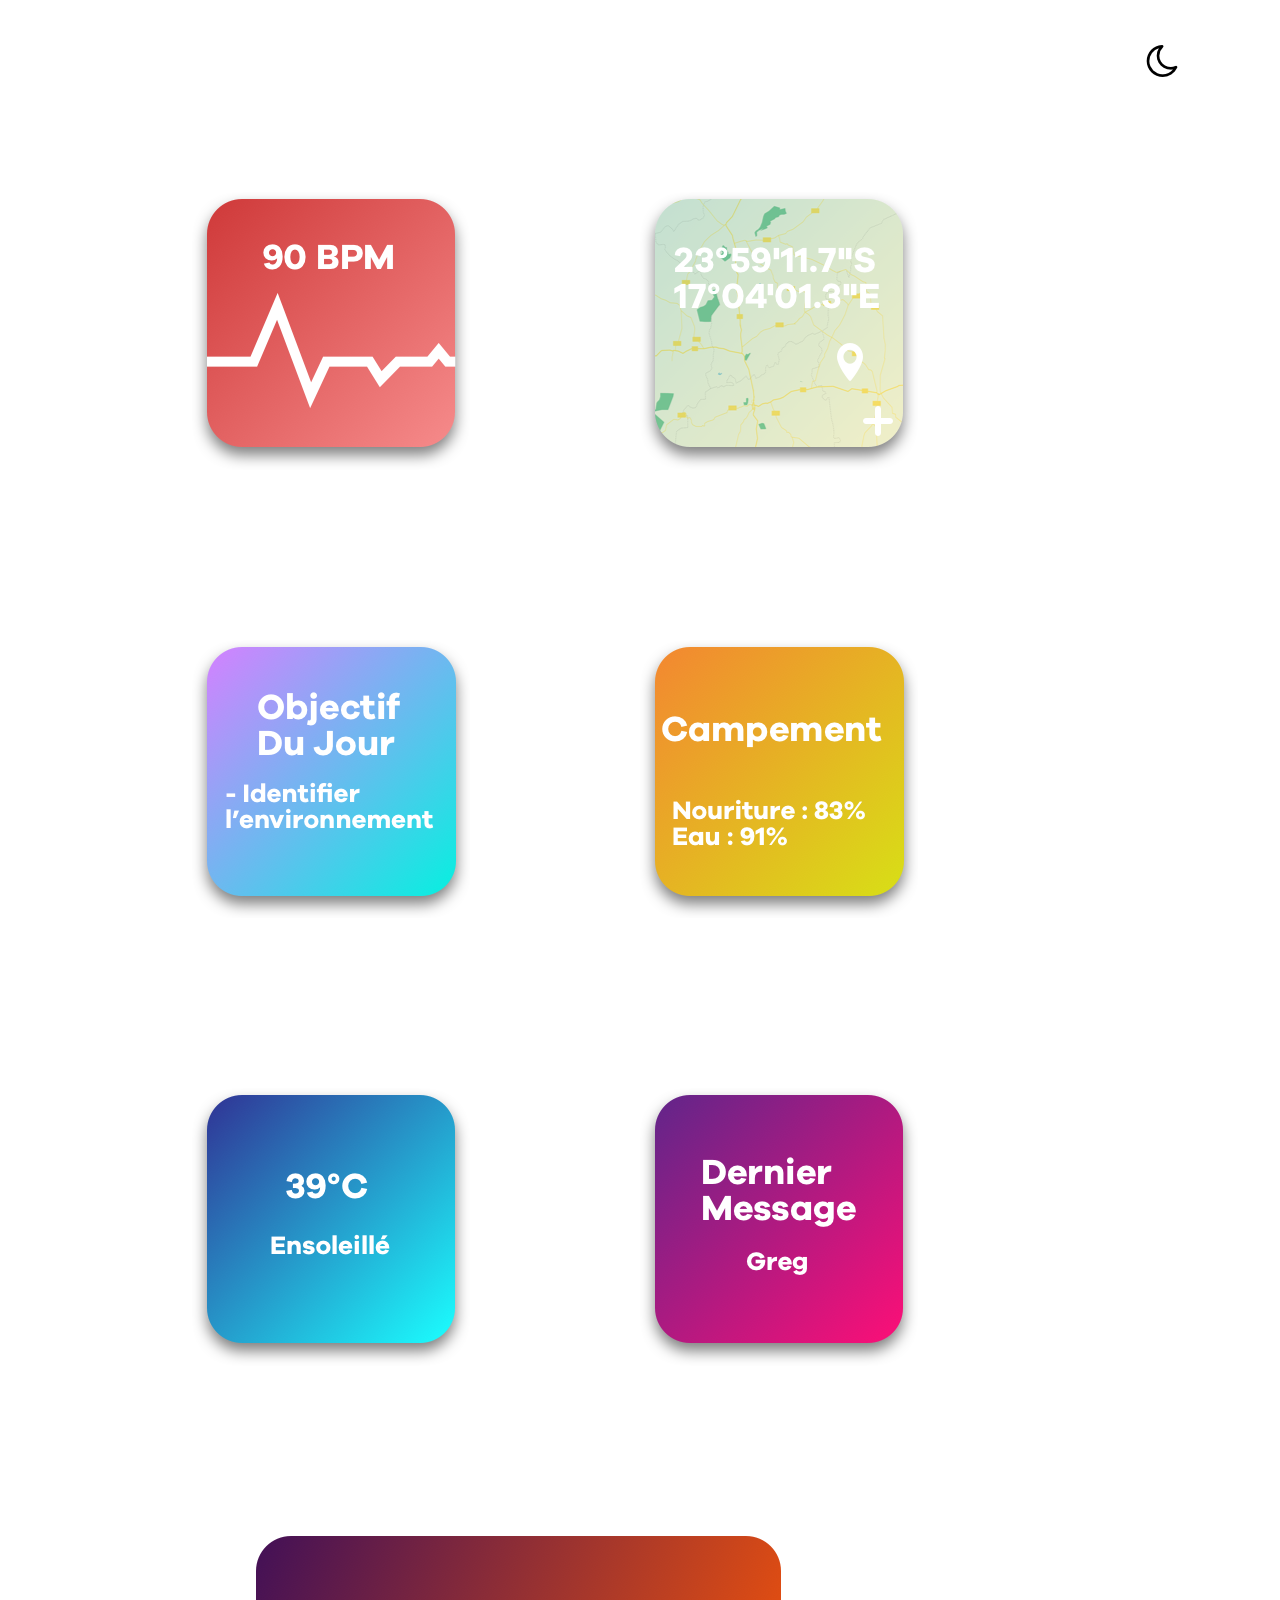
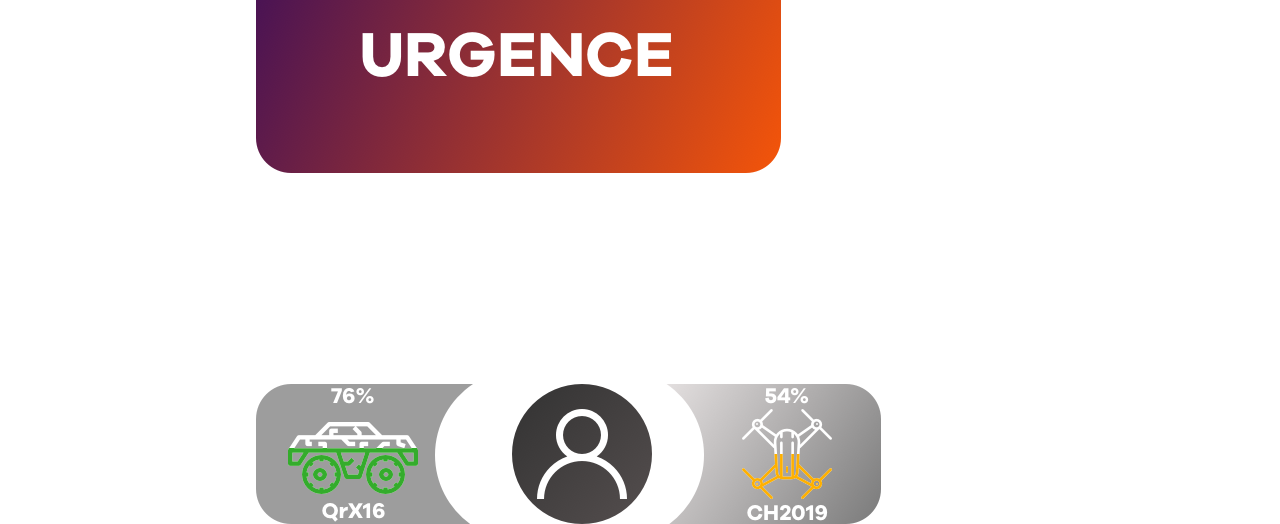
<file: index.html>
<!doctype html>
<html>
<head>
<meta charset="UTF-8">
<title>Nuit De L'informatique</title>
<link href="test.css" rel="stylesheet" type="text/css">
<script type="text/javascript" src="jquery-3.3.1.js"></script>
	<script>
$(document).ready(function(){
		$(".moonblanche").hide ({});
		$(".iconloca").click(function(){
			$(".iconloca").hide ({});	
			$(".iconSante").hide ({});
			$(".iconMission").hide ({});
			$(".iconCampement").hide ({});
			$(".iconMeteo").hide ({});
			$(".iconContact").hide ({});
			$(".iconUrgence").hide ({});
			$(".iconGauche").hide ({});
			$(".iconMiddle").hide ({});
			$(".iconDroite").hide ({});
			$(".fullsizeloca").animate ({
			
				opacity:1,
			
			});
		});	
		$(".fullsizeloca").click(function(){
			$(".fullsizeSante").animate ({
			opacity:0,
			});
			$(".fullsizeMission").animate ({
			opacity:0,
			});	
			$(".fullsizeloca").animate ({
			opacity:0,
			});
			$(".fullsizeMeteo").animate ({
			opacity:0,
			});		
			$(".fullsizeContact").animate ({
			opacity:0,
			});
			$(".fullsizeUrgence").animate ({
			opacity:0,
			});	
			$(".fullsizeGauche").animate ({
			opacity:0,
			});		
			$(".fullsizeDroite").animate ({
			opacity:0,
			});				
			$(".iconloca").show ({});	
			$(".iconSante").show ({});	
			$(".iconMission").show ({});
			$(".iconCampement").show ({});
			$(".iconMeteo").show ({});
			$(".iconContact").show ({});
			$(".iconUrgence").show ({});
			$(".iconGauche").show ({});
			$(".iconMiddle").show ({});
			$(".iconDroite").show ({});
		});	
		});
$(document).ready(function(){
		$(".iconSante").click(function(){
			$(".iconSante").hide ({});	
			$(".iconloca").hide ({});
			$(".iconMission").hide ({});
			$(".iconCampement").hide ({});	
			$(".iconMeteo").hide ({});	
			$(".iconContact").hide ({});	
			$(".iconUrgence").hide ({});
			$(".iconGauche").hide ({});	
			$(".iconMiddle").hide ({});	
			$(".iconDroite").hide ({});			
			$(".fullsizeSante").animate ({
			
				opacity:1,
			
			});
		});	
		$(".fullsizeSante").click(function(){
			$(".fullsizeSante").animate ({
			opacity:0,
			});
			$(".fullsizeMission").animate ({
			opacity:0,
			});	
			$(".fullsizeloca").animate ({
			opacity:0,
			});		
			$(".fullsizeMeteo").animate ({
			opacity:0,
			});		
			$(".fullsizeContact").animate ({
			opacity:0,
			});
			$(".fullsizeUrgence").animate ({
			opacity:0,
			});	
			$(".fullsizeGauche").animate ({
			opacity:0,
			});	
			$(".fullsizeDroite").animate ({
			opacity:0,
			});				
			$(".iconSante").show ({});	
			$(".iconLoca").show ({});
			$(".iconMission").show ({});
			$(".iconCampement").show ({});
			$(".iconMeteo").show ({});
			$(".iconContact").show ({});
			$(".iconUrgence").show ({});
			$(".iconGauche").show ({});
			$(".iconMiddle").show ({});
			$(".iconDroite").show ({});
		});		
    });	
$(document).ready(function(){
		$(".iconMission").click(function(){
			$(".iconSante").hide ({});	
			$(".iconloca").hide ({});	
			$(".iconMission").hide ({});
			$(".iconCampement").hide ({});
			$(".iconMeteo").hide ({});
			$(".iconContact").hide ({});
			$(".iconUrgence").hide ({});
			$(".iconGauche").hide ({});
			$(".iconMiddle").hide ({});
			$(".iconDroite").hide ({});
			$(".fullsizeMission").animate ({
			
				opacity:1,
			
			});
		});	
		$(".fullsizeMission").click(function(){
			$(".fullsizeSante").animate ({
			opacity:0,
			});
			$(".fullsizeMission").animate ({
			opacity:0,
			});	
			$(".fullsizeloca").animate ({
			opacity:0,
			});	
			$(".fullsizeMeteo").animate ({
			opacity:0,
			});	
			$(".fullsizeContact").animate ({
			opacity:0,
			});	
			$(".fullsizeUrgence").animate ({
			opacity:0,
			});
			$(".fullsizeGauche").animate ({
			opacity:0,
			});	
			$(".fullsizeDroite").animate ({
			opacity:0,
			});				
			$(".iconSante").show ({});	
			$(".iconloca").show ({});
			$(".iconMission").show ({});
			$(".iconCampement").show ({});
			$(".iconMeteo").show ({});
			$(".iconContact").show ({});
			$(".iconUrgence").show ({});
			$(".iconGauche").show ({});
			$(".iconMiddle").show ({});
			$(".iconDroite").show ({});
		});		
    });	
$(document).ready(function(){
		$(".iconCampement").click(function(){
			$(".iconSante").hide ({});	
			$(".iconloca").hide ({});	
			$(".iconMission").hide ({});
			$(".iconCampement").hide ({});
			$(".iconMeteo").hide ({});	
			$(".iconContact").hide ({});
			$(".iconUrgence").hide ({});
			$(".iconGauche").hide ({});	
			$(".iconMiddle").hide ({});
			$(".iconDroite").hide ({});			
			$(".fullsizeCampement").animate ({
			
				opacity:1,
			
			});
		});	
		$(".fullsizeCampement").click(function(){
			$(".fullsizeSante").animate ({
			opacity:0,
			});
			$(".fullsizeMission").animate ({
			opacity:0,
			});	
			$(".fullsizeloca").animate ({
			opacity:0,
			});	
			$(".fullsizeCampement").animate ({
			opacity:0,
			});
			$(".fullsizeMeteo").animate ({
			opacity:0,
			});	
			$(".fullsizeContact").animate ({
			opacity:0,
			});	
			$(".fullsizeUrgence").animate ({
			opacity:0,
			});	
			$(".fullsizeGauche").animate ({
			opacity:0,
			});
			$(".fullsizeDroite").animate ({
			opacity:0,
			});	
			$(".iconSante").show ({});	
			$(".iconloca").show ({});
			$(".iconMission").show ({});
			$(".iconCampement").show ({});
			$(".iconMeteo").show ({});
			$(".iconContact").show ({});
			$(".iconUrgence").show ({});
			$(".iconGauche").show ({});
			$(".iconMiddle").show ({});
			$(".iconDroite").show ({});
		});		
    });	
$(document).ready(function(){
		$(".iconMeteo").click(function(){
			$(".iconSante").hide ({});	
			$(".iconloca").hide ({});	
			$(".iconMission").hide ({});
			$(".iconCampement").hide ({});	
			$(".iconMeteo").hide ({});	
			$(".iconContact").hide ({});
			$(".iconUrgence").hide ({});
			$(".iconGauche").hide ({});	
			$(".iconMiddle").hide ({});
			$(".iconDroite").hide ({});			
			$(".fullsizeMeteo").animate ({
			
				opacity:1,
			
			});
		});	
		$(".fullsizeMeteo").click(function(){
			$(".fullsizeSante").animate ({
			opacity:0,
			});
			$(".fullsizeMission").animate ({
			opacity:0,
			});	
			$(".fullsizeloca").animate ({
			opacity:0,
			});	
			$(".fullsizeCampement").animate ({
			opacity:0,
			});
			$(".fullsizeMeteo").animate ({
			opacity:0,
			});	
			$(".fullsizeContact").animate ({
			opacity:0,
			});	
			$(".fullsizeUrgence").animate ({
			opacity:0,
			});	
			$(".fullsizeGauche").animate ({
			opacity:0,
			});
			$(".fullsizeDroite").animate ({
			opacity:0,
			});	
			$(".iconSante").show ({});	
			$(".iconloca").show ({});
			$(".iconMission").show ({});
			$(".iconCampement").show ({});
			$(".iconMeteo").show ({});
			$(".iconContact").show ({});
			$(".iconUrgence").show ({});
			$(".iconGauche").show ({});
			$(".iconMiddle").show ({});
			$(".iconDroite").show ({});
		});	
	});	
$(document).ready(function(){
		$(".iconContact").click(function(){
			$(".iconSante").hide ({});	
			$(".iconloca").hide ({});	
			$(".iconMission").hide ({});
			$(".iconCampement").hide ({});	
			$(".iconMeteo").hide ({});	
			$(".iconContact").hide ({});
			$(".iconUrgence").hide ({});
			$(".iconGauche").hide ({});
			$(".iconMiddle").hide ({});	
			$(".iconDroite").hide ({});			
			$(".fullsizeContact").animate ({
			
				opacity:1,
			
			});
		});	
		$(".fullsizeContact").click(function(){
			$(".fullsizeSante").animate ({
			opacity:0,
			});
			$(".fullsizeMission").animate ({
			opacity:0,
			});	
			$(".fullsizeloca").animate ({
			opacity:0,
			});	
			$(".fullsizeCampement").animate ({
			opacity:0,
			});
			$(".fullsizeMeteo").animate ({
			opacity:0,
			});	
			$(".fullsizeContact").animate ({
			opacity:0,
			});	
			$(".fullsizeUrgence").animate ({
			opacity:0,
			});	
			$(".fullsizeGauche").animate ({
			opacity:0,
			});
			$(".fullsizeDroite").animate ({
			opacity:0,
			});	
			$(".iconSante").show ({});	
			$(".iconloca").show ({});
			$(".iconMission").show ({});
			$(".iconCampement").show ({});
			$(".iconMeteo").show ({});
			$(".iconContact").show ({});
			$(".iconUrgence").show ({});
			$(".iconGauche").show ({});
			$(".iconMiddle").show ({});
			$(".iconDroite").show ({});
		});		
    });	
$(document).ready(function(){
		$(".iconUrgence").click(function(){
			$(".iconSante").hide ({});	
			$(".iconloca").hide ({});	
			$(".iconMission").hide ({});
			$(".iconCampement").hide ({});	
			$(".iconMeteo").hide ({});	
			$(".iconContact").hide ({});
			$(".iconUrgence").hide ({});
			$(".iconGauche").hide ({});
			$(".iconMiddle").hide ({});
			$(".iconDroite").hide ({});
			$(".fullsizeUrgence").animate ({
			
				opacity:1,
			
			});
		});	
		$(".fullsizeUrgence").click(function(){
			$(".fullsizeSante").animate ({
			opacity:0,
			});
			$(".fullsizeMission").animate ({
			opacity:0,
			});	
			$(".fullsizeloca").animate ({
			opacity:0,
			});	
			$(".fullsizeCampement").animate ({
			opacity:0,
			});
			$(".fullsizeMeteo").animate ({
			opacity:0,
			});	
			$(".fullsizeContact").animate ({
			opacity:0,
			});	
			$(".fullsizeUrgence").animate ({
			opacity:0,
			});	
			$(".fullsizeGauche").animate ({
			opacity:0,
			});
			$(".fullsizeDroite").animate ({
			opacity:0,
			});				
			$(".iconSante").show ({});	
			$(".iconloca").show ({});
			$(".iconMission").show ({});
			$(".iconCampement").show ({});
			$(".iconMeteo").show ({});
			$(".iconContact").show ({});
			$(".iconUrgence").show ({});
			$(".iconGauche").show ({});
			$(".iconMiddle").show ({});
			$(".iconDroite").show ({});
		});		
    });	
$(document).ready(function(){
		$(".iconGauche").click(function(){
			$(".iconSante").hide ({});	
			$(".iconloca").hide ({});	
			$(".iconMission").hide ({});
			$(".iconCampement").hide ({});	
			$(".iconMeteo").hide ({});	
			$(".iconContact").hide ({});
			$(".iconUrgence").hide ({});
			$(".iconGauche").hide ({});
			$(".iconMiddle").hide ({});
			$(".iconDroite").hide ({});
			$(".fullsizeGauche").animate ({
			
				opacity:1,
			
			});
		});	
		$(".fullsizeGauche").click(function(){
			$(".fullsizeSante").animate ({
			opacity:0,
			});
			$(".fullsizeMission").animate ({
			opacity:0,
			});	
			$(".fullsizeloca").animate ({
			opacity:0,
			});	
			$(".fullsizeCampement").animate ({
			opacity:0,
			});
			$(".fullsizeMeteo").animate ({
			opacity:0,
			});	
			$(".fullsizeContact").animate ({
			opacity:0,
			});	
			$(".fullsizeUrgence").animate ({
			opacity:0,
			});	
			$(".fullsizeGauche").animate ({
			opacity:0,
			});	
			$(".fullsizeDroite").animate ({
			opacity:0,
			});	
			$(".iconSante").show ({});	
			$(".iconloca").show ({});
			$(".iconMission").show ({});
			$(".iconCampement").show ({});
			$(".iconMeteo").show ({});
			$(".iconContact").show ({});
			$(".iconUrgence").show ({});
			$(".iconGauche").show ({});
			$(".iconMiddle").show ({});
			$(".iconDroite").show ({});
		});		
    });
$(document).ready(function(){
		$(".iconDroite").click(function(){
			$(".iconSante").hide ({});	
			$(".iconloca").hide ({});	
			$(".iconMission").hide ({});
			$(".iconCampement").hide ({});	
			$(".iconMeteo").hide ({});	
			$(".iconContact").hide ({});
			$(".iconUrgence").hide ({});
			$(".iconGauche").hide ({});
			$(".iconMiddle").hide ({});
			$(".iconDroite").hide ({});
			$(".fullsizeDroite").animate ({
			
				opacity:1,
			
			});
		});	
		$(".fullsizeDroite").click(function(){
			$(".fullsizeSante").animate ({
			opacity:0,
			});
			$(".fullsizeMission").animate ({
			opacity:0,
			});	
			$(".fullsizeloca").animate ({
			opacity:0,
			});	
			$(".fullsizeCampement").animate ({
			opacity:0,
			});
			$(".fullsizeMeteo").animate ({
			opacity:0,
			});	
			$(".fullsizeContact").animate ({
			opacity:0,
			});	
			$(".fullsizeUrgence").animate ({
			opacity:0,
			});	
			$(".fullsizeGauche").animate ({
			opacity:0,
			});	
			$(".fullsizeDroite").animate ({
			opacity:0,
			});	
			$(".iconSante").show ({});	
			$(".iconloca").show ({});
			$(".iconMission").show ({});
			$(".iconCampement").show ({});
			$(".iconMeteo").show ({});
			$(".iconContact").show ({});
			$(".iconUrgence").show ({});
			$(".iconGauche").show ({});
			$(".iconMiddle").show ({});
			$(".iconDroite").show ({});
		});		
    });	
$(document).ready(function(){
	$(".moonnoir").click(function(){
		$("body").css("background-color", "rgb(60,60,60)");
		$(".moonnoir").hide ({});
		$(".moonblanche").show ({});
		});
	});	
$(document).ready(function(){
	$(".moonblanche").click(function(){
		$("body").css("background-color", "rgb(255,255,255)");
		$(".moonnoir").show ({});
		$(".moonblanche").hide ({});
		});
	});	
	</script>
</head>

<body>
	
	<div class="moonnoir"></div>
	<div class="moonblanche"></div>
	<div class="iconSante"></div>
	<div class="fullsizeSante"></div>
	<div class="iconloca"></div>
	<div class="fullsizeloca"></div>
	<div class="iconMission"></div>
	<div class="fullsizeMission"></div>
	<div class="iconCampement"></div>
	<div class="fullsizeCampement"></div>
	<div class="iconMeteo"></div>
	<div class="fullsizeMeteo"></div>
	<div class="iconContact"></div>
	<div class="fullsizeContact"></div>
	<div class="iconUrgence"></div>
	<div class="fullsizeUrgence"></div>
	<div class="iconGauche"></div>
	<div class="fullsizeGauche"></div>
	<div class="iconMiddle"></div>
	<div class="iconDroite"></div>
	<div class="fullsizeDroite"></div>

</body>
</html>
</file>
<file: test.css>
@charset "UTF-8";
/* CSS Document */
body {
	margin: 0px;
	background-color: white;
}
.iconSante{
    width: 278px;
    height: 278px;
    background-image: url(Nuitdelinfo/Export/Icone/Sante.png);
    position: absolute;
    margin-left: 15%;
    margin-top: 15%;
    cursor: pointer;
	z-index: 99;
	background-repeat: no-repeat;
    
}
.fullsizeSante{
    width: 553px; 
    height: 1086px;
    background-image: url("Nuitdelinfo/Export/FullSize/Sante.png");
    position: absolute;
    left: 50%;
	margin-left: -276px;
    margin-top: 20%;
    opacity: 0;
	z-index: 98;
	background-repeat: no-repeat;
}
.iconloca{
    width: 278px;
    height: 278px;
    background-image: url(Nuitdelinfo/Export/Icone/Localisation.png);
    position: absolute;
    margin-left: 50%;
    margin-top: 15%;
    cursor: pointer;
	z-index: 99;
	background-repeat: no-repeat;
    
}
.fullsizeloca{
    width: 553px; 
    height: 1086px;
    background-image: url(Nuitdelinfo/Export/FullSize/Localisation.png);
    position: absolute;
    left: 50%;
	margin-left: -276px;
    margin-top: 20%;
    opacity: 0;
	z-index: 98;
	background-repeat: no-repeat;
}
.iconMission{
    width: 278px;
    height: 278px;
    background-image: url(Nuitdelinfo/Export/Icone/Mission.png);
    position: absolute;
    margin-left: 15%;
    margin-top: 50%;
    cursor: pointer;
	z-index: 99;
	background-repeat: no-repeat;
    
}
.fullsizeMission{
    width: 553px; 
    height: 1086px;
    background-image: url(Nuitdelinfo/Export/FullSize/Mission.png);
    position: absolute;
    left: 50%;
	margin-left: -276px;
    margin-top: 20%;
    opacity: 0;
	z-index: 98;
	background-repeat: no-repeat;
}
.iconCampement{
    width: 278px;
    height: 278px;
    background-image: url(Nuitdelinfo/Export/Icone/Campement.png);
    position: absolute;
    margin-left: 50%;
    margin-top: 50%;
    cursor: pointer;
	z-index: 99;
	background-repeat: no-repeat;
    
}
.fullsizeCampement{
    width: 553px; 
    height: 1086px;
    background-image: url(Nuitdelinfo/Export/FullSize/Campement.png);
    position: absolute;
    left: 50%;
	margin-left: -276px;
    margin-top: 20%;
    opacity: 0;
	z-index: 98;
	background-repeat: no-repeat;
}
.iconMeteo{
    width: 278px;
    height: 278px;
    background-image: url(Nuitdelinfo/Export/Icone/Meteo.png);
    position: absolute;
    margin-left: 15%;
    margin-top: 85%;
    cursor: pointer;
	z-index: 99;
	background-repeat: no-repeat;
    
}
.fullsizeMeteo{
    width: 553px; 
    height: 1086px;
    background-image: url(Nuitdelinfo/Export/FullSize/Meteo.png);
    position: absolute;
    left: 50%;
	margin-left: -276px;
    margin-top: 20%;
    opacity: 0;
	z-index: 98;
	background-repeat: no-repeat;
}
.iconContact{
    width: 278px;
    height: 278px;
    background-image: url(Nuitdelinfo/Export/Icone/Contact.png);
    position: absolute;
    margin-left: 50%;
    margin-top: 85%;
    cursor: pointer;
	z-index: 99;
	background-repeat: no-repeat;
    
}
.fullsizeContact{
    width: 553px; 
    height: 1086px;
    background-image: url(Nuitdelinfo/Export/FullSize/Contact.png);
    position: absolute;
    left: 50%;
	margin-left: -276px;
    margin-top: 20%;
    opacity: 0;
	z-index: 98;
	background-repeat: no-repeat;
}
.iconUrgence{
    width: 525px;
    height: 278px;
    background-image: url(Nuitdelinfo/Export/Icone/URGENCE.png);
    position: absolute;
    margin-left: 20%;
    margin-top: 120%;
    cursor: pointer;
	z-index: 99;
	background-repeat: no-repeat;
    
}
.fullsizeUrgence{
    width: 553px; 
    height: 1086px;
    background-image: url(Nuitdelinfo/Export/FullSize/Validationurgence.png);
    position: absolute;
    left: 50%;
	margin-left: -276px;
    margin-top: 20%;
    opacity: 0;
	z-index: 98;
	background-repeat: no-repeat;
}
.iconGauche{
    width: 217px;
    height: 140px;
    background-image: url(Nuitdelinfo/Export/Icone/gauche.png);
    position: absolute;
    margin-left: 20%;
    margin-top: 155%;
    cursor: pointer;
	z-index: 99;
	background-repeat: no-repeat;
    
}
.fullsizeGauche{
    width: 553px; 
    height: 1086px;
    background-image: url(Nuitdelinfo/Export/FullSize/QR16.png);
    position: absolute;
    left: 50%;
	margin-left: -276px;
    margin-top: 20%;
    opacity: 0;
	z-index: 98;
	background-repeat: no-repeat;
}
.iconMiddle{
    width: 140px;
    height: 140px;
    background-image: url(Nuitdelinfo/Export/Icone/middle.png);
    position: absolute;
    margin-left: 40%;
    margin-top: 155%;
    cursor: pointer;
	z-index: 99;
	background-repeat: no-repeat;
    
}
.iconDroite{
    width: 215px;
    height: 140px;
    background-image: url(Nuitdelinfo/Export/Icone/droite.png);
    position: absolute;
    margin-left: 52%;
    margin-top: 155%;
    cursor: pointer;
	z-index: 99;
	background-repeat: no-repeat;
    
}
.fullsizeDroite{
    width: 553px; 
    height: 1086px;
    background-image: url(Nuitdelinfo/Export/FullSize/CH2019.png);
    position: absolute;
    left: 50%;
	margin-left: -276px;
    margin-top: 20%;
    opacity: 0;
	z-index: 98;
	background-repeat: no-repeat;
}
.moonnoir{
	width: 32px; 
    height: 32px;
    background-image: url(Nuitdelinfo/Export/Icone/moonnoir.png);
	top : 5%;
	right : 8%;
	position: fixed;
	background-repeat: no-repeat;
	z-index: 99;
}
.moonblanche{
	width: 32px; 
    height: 32px;
    background-image: url(Nuitdelinfo/Export/Icone/moonblanche.png);
	top : 5%;
	right : 8%;
	position: fixed;
	background-repeat: no-repeat;
	z-index: 99;
}
</file>
